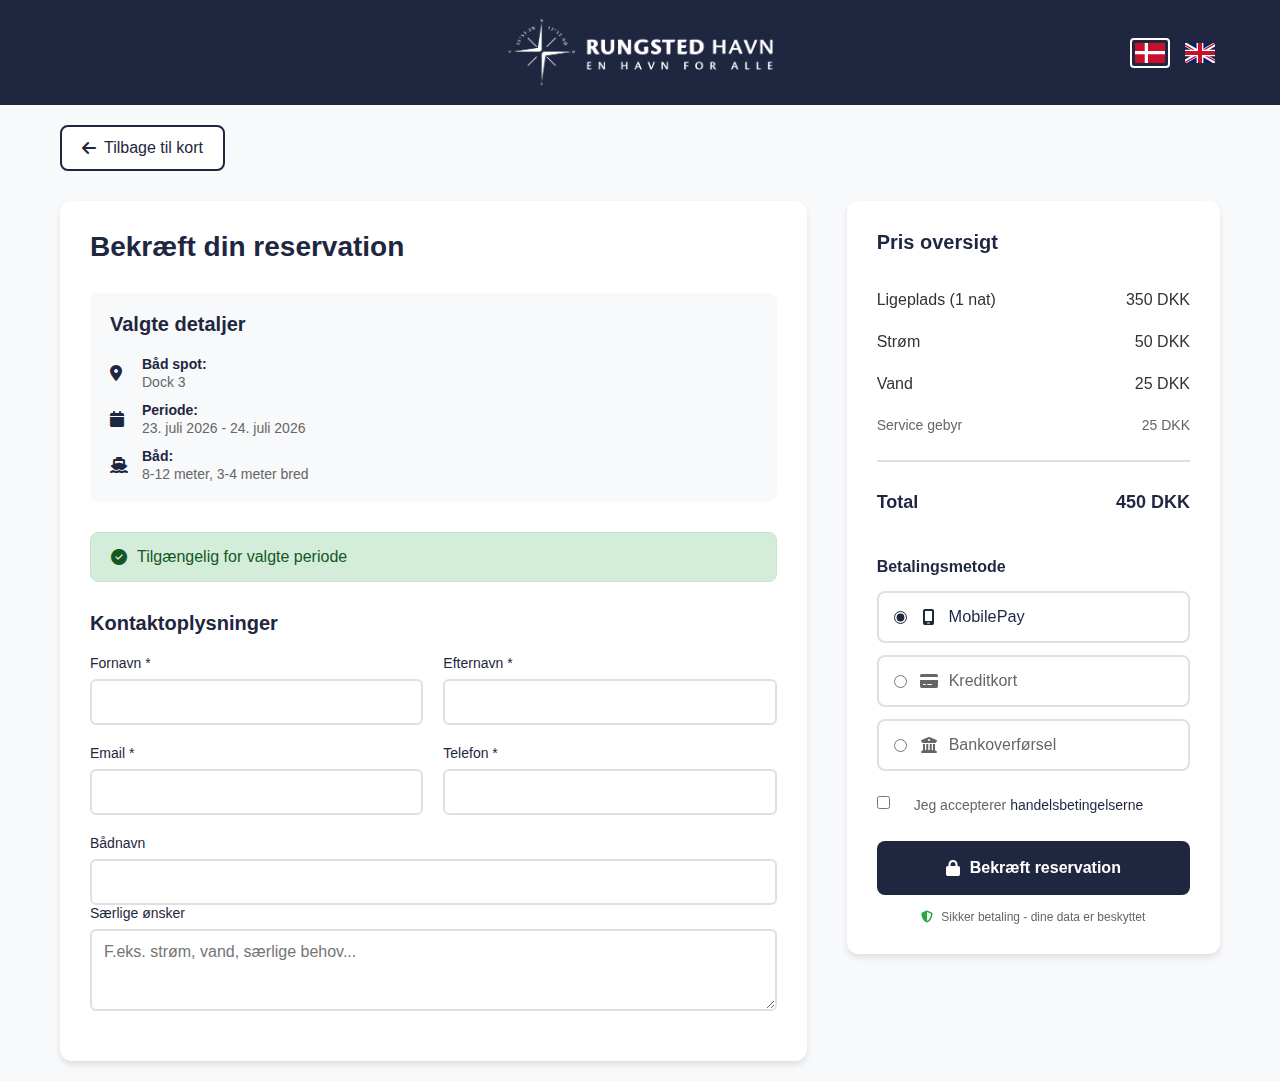
<file: booking.html>
<!DOCTYPE html>
<html lang="da">
<head>
    <meta charset="UTF-8">
    <meta name="viewport" content="width=device-width, initial-scale=1.0">
    <title>Booking - Rungsted Havn</title>
    <link rel="stylesheet" href="css/styles.css">
    <link rel="stylesheet" href="css/booking.css">
    <!-- Font Awesome for icons -->
    <link rel="stylesheet" href="https://cdnjs.cloudflare.com/ajax/libs/font-awesome/6.5.1/css/all.min.css">
</head>
<body>
    <!-- Loading overlay -->
    <div class="page-loading" id="page-loading">
        <div class="loading-spinner"></div>
    </div>

    <header>
        <div class="header-container">
            <div class="logo-container">
                <img src="images/Rungsted-Havn-web-2.png" alt="Rungsted Havn Logo" class="logo">
            </div>
            <div class="language-selector">
                <button class="lang-btn active" data-lang="da">
                    <img src="images/DK.svg" alt="Danish" class="flag-icon">
                </button>
                <button class="lang-btn" data-lang="en">
                    <img src="images/EN.svg" alt="English" class="flag-icon">
                </button>
            </div>
        </div>
    </header>

    <main class="booking-main">
        <div class="booking-container">
            <!-- Back button -->
            <button class="back-btn" onclick="window.history.back()">
                <i class="fa-solid fa-arrow-left"></i>
                <span>Tilbage til kort</span>
            </button>

            <div class="booking-content">
                <!-- Left column - Booking details -->
                <div class="booking-details">
                    <h1>Bekræft din reservation</h1>
                    
                    <!-- Selected spot summary -->
                    <div class="selection-summary">
                        <h2>Valgte detaljer</h2>
                        <div class="summary-item">
                            <i class="fa-solid fa-location-dot"></i>
                            <div>
                                <strong>Båd spot:</strong>
                                <span id="selected-spot">Dock 3</span>
                            </div>
                        </div>
                        <div class="summary-item">
                            <i class="fa-solid fa-calendar"></i>
                            <div>
                                <strong>Periode:</strong>
                                <span id="selected-dates">28. maj - 29. maj 2025</span>
                            </div>
                        </div>
                        <div class="summary-item">
                            <i class="fa-solid fa-ship"></i>
                            <div>
                                <strong>Båd:</strong>
                                <span id="selected-boat">8-12 meter, 3-4 meter bred</span>
                            </div>
                        </div>
                    </div>

                    <!-- Availability status -->
                    <div class="availability-status available">
                        <i class="fa-solid fa-circle-check"></i>
                        <span>Tilgængelig for valgte periode</span>
                    </div>

                    <!-- Contact information form -->
                    <div class="contact-form">
                        <h2>Kontaktoplysninger</h2>
                        <form id="booking-form">
                            <div class="form-row">
                                <div class="form-group">
                                    <label for="first-name">Fornavn *</label>
                                    <input type="text" id="first-name" name="first-name" required>
                                </div>
                                <div class="form-group">
                                    <label for="last-name">Efternavn *</label>
                                    <input type="text" id="last-name" name="last-name" required>
                                </div>
                            </div>
                            
                            <div class="form-row">
                                <div class="form-group">
                                    <label for="email">Email *</label>
                                    <input type="email" id="email" name="email" required>
                                </div>
                                <div class="form-group">
                                    <label for="phone">Telefon *</label>
                                    <input type="tel" id="phone" name="phone" required>
                                </div>
                            </div>

                            <div class="form-group">
                                <label for="boat-name">Bådnavn</label>
                                <input type="text" id="boat-name" name="boat-name">
                            </div>

                            <div class="form-group">
                                <label for="special-requests">Særlige ønsker</label>
                                <textarea id="special-requests" name="special-requests" rows="3" placeholder="F.eks. strøm, vand, særlige behov..."></textarea>
                            </div>
                        </form>
                    </div>
                </div>

                <!-- Right column - Price summary and payment -->
                <div class="price-summary">
                    <h2>Pris oversigt</h2>
                    
                    <div class="price-breakdown">
                        <div class="price-item">
                            <span>Ligeplads (1 nat)</span>
                            <span>350 DKK</span>
                        </div>
                        <div class="price-item">
                            <span>Strøm</span>
                            <span>50 DKK</span>
                        </div>
                        <div class="price-item">
                            <span>Vand</span>
                            <span>25 DKK</span>
                        </div>
                        <div class="price-item service-fee">
                            <span>Service gebyr</span>
                            <span>25 DKK</span>
                        </div>
                        <hr>
                        <div class="price-total">
                            <span><strong>Total</strong></span>
                            <span><strong>450 DKK</strong></span>
                        </div>
                    </div>

                    <!-- Payment method -->
                    <div class="payment-section">
                        <h3>Betalingsmetode</h3>
                        <div class="payment-options">
                            <label class="payment-option">
                                <input type="radio" name="payment" value="mobilepay" checked>
                                <div class="payment-content">
                                    <i class="fa-solid fa-mobile-screen"></i>
                                    <span>MobilePay</span>
                                </div>
                            </label>
                            <label class="payment-option">
                                <input type="radio" name="payment" value="card">
                                <div class="payment-content">
                                    <i class="fa-solid fa-credit-card"></i>
                                    <span>Kreditkort</span>
                                </div>
                            </label>
                            <label class="payment-option">
                                <input type="radio" name="payment" value="bank">
                                <div class="payment-content">
                                    <i class="fa-solid fa-building-columns"></i>
                                    <span>Bankoverførsel</span>
                                </div>
                            </label>
                        </div>
                    </div>

                    <!-- Terms and conditions -->
                    <div class="terms">
                        <label class="checkbox-label">
                            <input type="checkbox" id="accept-terms" required>
                            <span class="checkmark"></span>
                            <span>Jeg accepterer <a href="#" class="terms-link">handelsbetingelserne</a></span>
                        </label>
                    </div>

                    <!-- Book now button -->
                    <button class="book-now-btn" id="book-now-btn">
                        <i class="fa-solid fa-lock"></i>
                        Bekræft reservation
                    </button>

                    <!-- Security notice -->
                    <div class="security-notice">
                        <i class="fa-solid fa-shield-halved"></i>
                        <span>Sikker betaling - dine data er beskyttet</span>
                    </div>
                </div>
            </div>
        </div>
    </main>

    <!-- Booking confirmation modal -->
    <div id="confirmation-modal" class="modal-overlay hidden">
        <div class="modal">
            <div class="modal-header">
                <h2>Reservation bekræftet!</h2>
                <i class="fa-solid fa-circle-check success-icon"></i>
            </div>
            <div class="modal-body">
                <p>Tak for din booking. Du vil modtage en bekræftelse på email inden for få minutter.</p>
                <div class="booking-reference">
                    <strong>Booking reference:</strong>
                    <span id="booking-ref">RH-2025-001234</span>
                </div>
                <div class="next-steps">
                    <h3>Næste skridt:</h3>
                    <ul>
                        <li>Tjek din email for booking bekræftelse</li>
                        <li>Mød op på havnen på ankomstdagen</li>
                        <li>Ring til havnefogeden på +45 12 34 56 78 hvis du har spørgsmål</li>
                    </ul>
                </div>
            </div>
            <div class="modal-footer">
                <button class="btn-secondary" onclick="window.location.href='index.html'">Tilbage til kort</button>
                <button class="btn-primary" onclick="window.print()">Print bekræftelse</button>
            </div>
        </div>
    </div>

    <script src="js/booking.js"></script>
</body>
</html>
</file>
<file: css/booking.css>
/* Booking page specific styles */
.booking-main {
    flex: 1;
    background-color: #f8f9fa;
    padding: 20px 0;
}

.booking-container {
    max-width: 1200px;
    margin: 0 auto;
    padding: 0 20px;
}

.back-btn {
    background: white;
    border: 2px solid #1f2640;
    color: #1f2640;
    padding: 12px 20px;
    border-radius: 8px;
    cursor: pointer;
    font-size: 16px;
    margin-bottom: 30px;
    display: flex;
    align-items: center;
    gap: 8px;
    transition: all 0.3s ease;
}

.back-btn:hover {
    background-color: #1f2640;
    color: white;
}

.booking-content {
    display: grid;
    grid-template-columns: 2fr 1fr;
    gap: 40px;
    align-items: start;
}

/* Left column - Booking details */
.booking-details {
    background: white;
    border-radius: 12px;
    padding: 30px;
    box-shadow: 0 4px 6px rgba(0, 0, 0, 0.1);
}

.booking-details h1 {
    color: #1f2640;
    margin-bottom: 30px;
    font-size: 28px;
}

.booking-details h2 {
    color: #1f2640;
    margin-bottom: 20px;
    font-size: 20px;
}

/* Selection summary */
.selection-summary {
    background-color: #f8f9fa;
    border-radius: 8px;
    padding: 20px;
    margin-bottom: 30px;
}

.summary-item {
    display: flex;
    align-items: center;
    gap: 12px;
    margin-bottom: 12px;
}

.summary-item:last-child {
    margin-bottom: 0;
}

.summary-item i {
    color: #1f2640;
    width: 20px;
}

.summary-item div {
    display: flex;
    flex-direction: column;
    gap: 2px;
}

.summary-item strong {
    color: #1f2640;
    font-size: 14px;
}

.summary-item span {
    color: #666;
    font-size: 14px;
}

/* Availability status */
.availability-status {
    display: flex;
    align-items: center;
    gap: 10px;
    padding: 15px 20px;
    border-radius: 8px;
    margin-bottom: 30px;
    font-weight: 500;
}

.availability-status.available {
    background-color: #d4edda;
    color: #155724;
    border: 1px solid #c3e6cb;
}

.availability-status.unavailable {
    background-color: #f8d7da;
    color: #721c24;
    border: 1px solid #f5c6cb;
}

/* Contact form */
.contact-form {
    margin-bottom: 20px;
}

.form-row {
    display: grid;
    grid-template-columns: 1fr 1fr;
    gap: 20px;
    margin-bottom: 20px;
}

.form-group {
    display: flex;
    flex-direction: column;
}

.form-group label {
    color: #1f2640;
    font-weight: 500;
    margin-bottom: 8px;
    font-size: 14px;
}

.form-group input,
.form-group textarea {
    padding: 12px;
    border: 2px solid #e0e0e0;
    border-radius: 6px;
    font-size: 16px;
    transition: border-color 0.3s ease;
}

.form-group input:focus,
.form-group textarea:focus {
    outline: none;
    border-color: #1f2640;
}

.form-group textarea {
    resize: vertical;
    min-height: 80px;
}

/* Right column - Price summary */
.price-summary {
    background: white;
    border-radius: 12px;
    padding: 30px;
    box-shadow: 0 4px 6px rgba(0, 0, 0, 0.1);
    position: sticky;
    top: 20px;
}

.price-summary h2 {
    color: #1f2640;
    margin-bottom: 25px;
    font-size: 20px;
}

.price-summary h3 {
    color: #1f2640;
    margin-bottom: 15px;
    font-size: 16px;
}

/* Price breakdown */
.price-breakdown {
    margin-bottom: 30px;
}

.price-item {
    display: flex;
    justify-content: space-between;
    align-items: center;
    padding: 12px 0;
    color: #333;
}

.price-item.service-fee {
    color: #666;
    font-size: 14px;
}

.price-breakdown hr {
    border: none;
    border-top: 2px solid #e0e0e0;
    margin: 15px 0;
}

.price-total {
    display: flex;
    justify-content: space-between;
    align-items: center;
    padding: 15px 0;
    font-size: 18px;
    color: #1f2640;
}

/* Payment options */
.payment-section {
    margin-bottom: 25px;
}

.payment-options {
    display: flex;
    flex-direction: column;
    gap: 12px;
}

.payment-option {
    display: flex;
    align-items: center;
    cursor: pointer;
    padding: 15px;
    border: 2px solid #e0e0e0;
    border-radius: 8px;
    transition: all 0.3s ease;
    position: relative;
    overflow: hidden;
}

.payment-option:hover {
    border-color: #1f2640;
    background-color: #f8f9fa;
}

.payment-option::before {
    content: '';
    position: absolute;
    top: 0;
    left: -100%;
    width: 100%;
    height: 100%;
    background: linear-gradient(90deg, transparent, rgba(31, 38, 64, 0.05), transparent);
    transition: left 0.6s ease;
}

.payment-option:hover::before {
    left: 100%;
}

.payment-option input[type="radio"] {
    margin-right: 12px;
    accent-color: #1f2640;
}

.payment-option input[type="radio"]:checked + .payment-content {
    color: #1f2640;
    font-weight: 500;
    transform: scale(1.02);
}

.payment-content {
    display: flex;
    align-items: center;
    gap: 10px;
    color: #666;
}

.payment-content i {
    width: 20px;
    text-align: center;
}

/* Terms and conditions */
.terms {
    margin-bottom: 25px;
}

.checkbox-label {
    display: flex;
    align-items: flex-start;
    gap: 12px;
    cursor: pointer;
    font-size: 14px;
    color: #666;
    line-height: 1.4;
}

.checkbox-label input[type="checkbox"] {
    accent-color: #1f2640;
    margin: 0;
}

.terms-link {
    color: #1f2640;
    text-decoration: none;
}

.terms-link:hover {
    text-decoration: underline;
}

/* Book now button */
.book-now-btn {
    width: 100%;
    background-color: #1f2640;
    color: white;
    border: none;
    padding: 18px 24px;
    border-radius: 8px;
    font-size: 16px;
    font-weight: 600;
    cursor: pointer;
    display: flex;
    align-items: center;
    justify-content: center;
    gap: 10px;
    transition: background-color 0.3s ease;
    margin-bottom: 15px;
    position: relative;
    overflow: hidden;
}

.book-now-btn:hover {
    background-color: #151a2e;
}

.book-now-btn::before {
    content: '';
    position: absolute;
    top: 0;
    left: -100%;
    width: 100%;
    height: 100%;
    background: linear-gradient(90deg, transparent, rgba(255, 255, 255, 0.2), transparent);
    transition: left 0.6s ease;
}

.book-now-btn:hover::before {
    left: 100%;
}

.book-now-btn:disabled {
    background-color: #ccc;
    cursor: not-allowed;
}

/* Security notice */
.security-notice {
    display: flex;
    align-items: center;
    justify-content: center;
    gap: 8px;
    color: #666;
    font-size: 12px;
    text-align: center;
}

.security-notice i {
    color: #28a745;
}

/* Loading state for page transitions */
.page-loading {
    position: fixed;
    top: 0;
    left: 0;
    width: 100%;
    height: 100%;
    background: rgba(255, 255, 255, 0.9);
    display: flex;
    align-items: center;
    justify-content: center;
    z-index: 9999;
    opacity: 1;
    transition: opacity 0.3s ease;
}

.page-loading.hidden {
    opacity: 0;
    pointer-events: none;
}

.loading-spinner {
    width: 50px;
    height: 50px;
    border: 4px solid #f3f3f3;
    border-top: 4px solid #1f2640;
    border-radius: 50%;
    animation: spin 1s linear infinite;
}

@keyframes spin {
    0% { transform: rotate(0deg); }
    100% { transform: rotate(360deg); }
}

/* Enhanced animations */
.booking-details,
.price-summary {
    animation: slideInUp 0.6s ease-out;
}

@keyframes slideInUp {
    from {
        transform: translateY(30px);
        opacity: 0;
    }
    to {
        transform: translateY(0);
        opacity: 1;
    }
}

.selection-summary {
    animation: fadeIn 0.8s ease-out;
}

@keyframes fadeIn {
    from {
        opacity: 0;
    }
    to {
        opacity: 1;
    }
}

/* Enhanced form styling */
.form-group input:focus,
.form-group textarea:focus {
    transform: translateY(-2px);
    box-shadow: 0 4px 12px rgba(31, 38, 64, 0.15);
}

/* Confirmation Modal */
.modal-overlay {
    position: fixed;
    top: 0;
    left: 0;
    width: 100%;
    height: 100%;
    background: rgba(0, 0, 0, 0.5);
    display: flex;
    align-items: center;
    justify-content: center;
    z-index: 10000;
    opacity: 1;
    visibility: visible;
    transition: all 0.3s ease;
}

.modal-overlay.hidden {
    opacity: 0;
    visibility: hidden;
}

.modal {
    background: white;
    border-radius: 12px;
    padding: 0;
    max-width: 500px;
    width: 90%;
    max-height: 90vh;
    overflow: hidden;
    transform: scale(1);
    transition: transform 0.3s ease;
    box-shadow: 0 20px 60px rgba(0, 0, 0, 0.3);
}

.modal-overlay.hidden .modal {
    transform: scale(0.95);
}

.modal-header {
    background: linear-gradient(135deg, #28a745, #20c997);
    color: white;
    padding: 30px;
    text-align: center;
    position: relative;
}

.modal-header h2 {
    margin: 0 0 15px 0;
    font-size: 24px;
}

.success-icon {
    font-size: 48px;
    opacity: 0.9;
}

.modal-body {
    padding: 30px;
}

.modal-body p {
    color: #666;
    margin-bottom: 25px;
    line-height: 1.6;
}

.booking-reference {
    background: #f8f9fa;
    padding: 15px;
    border-radius: 8px;
    margin-bottom: 25px;
    text-align: center;
}

.booking-reference strong {
    display: block;
    color: #1f2640;
    margin-bottom: 8px;
}

.booking-reference span {
    font-family: 'Courier New', monospace;
    font-size: 18px;
    color: #28a745;
    font-weight: bold;
}

.next-steps h3 {
    color: #1f2640;
    margin-bottom: 15px;
    font-size: 16px;
}

.next-steps ul {
    list-style: none;
    padding: 0;
}

.next-steps li {
    padding: 8px 0;
    padding-left: 25px;
    position: relative;
    color: #666;
    line-height: 1.4;
}

.next-steps li::before {
    content: '\f00c';
    font-family: 'Font Awesome 6 Free';
    font-weight: 900;
    position: absolute;
    left: 0;
    color: #28a745;
}

.modal-footer {
    background: #f8f9fa;
    padding: 20px 30px;
    display: flex;
    gap: 15px;
    justify-content: flex-end;
}

.btn-secondary,
.btn-primary {
    padding: 12px 24px;
    border: none;
    border-radius: 6px;
    cursor: pointer;
    font-weight: 500;
    transition: all 0.3s ease;
}

.btn-secondary {
    background: #6c757d;
    color: white;
}

.btn-secondary:hover {
    background: #5a6268;
}

.btn-primary {
    background: #1f2640;
    color: white;
}

.btn-primary:hover {
    background: #151a2e;
}

/* Responsive design */
@media (max-width: 768px) {
    .booking-content {
        grid-template-columns: 1fr;
        gap: 20px;
    }
    
    .booking-details,
    .price-summary {
        padding: 20px;
    }
    
    .form-row {
        grid-template-columns: 1fr;
        gap: 15px;
    }
    
    .back-btn {
        padding: 10px 16px;
        font-size: 14px;
    }
    
    .booking-details h1 {
        font-size: 24px;
        margin-bottom: 20px;
    }
    
    .price-summary {
        position: static;
    }
}

@media (max-width: 480px) {
    .booking-container {
        padding: 0 15px;
    }
    
    .booking-details,
    .price-summary {
        padding: 15px;
    }
    
    .booking-details h1 {
        font-size: 20px;
    }
    
    .summary-item {
        flex-direction: column;
        align-items: flex-start;
        gap: 5px;
    }
    
    .summary-item i {
        display: none;
    }
    
    .modal {
        width: 95%;
        margin: 20px;
    }
    
    .modal-header {
        padding: 20px;
    }
    
    .modal-header h2 {
        font-size: 20px;
    }
    
    .success-icon {
        font-size: 36px;
    }
    
    .modal-body {
        padding: 20px;
    }
    
    .modal-footer {
        padding: 15px 20px;
        flex-direction: column;
    }
    
    .btn-secondary,
    .btn-primary {
        width: 100%;
        margin: 0;
    }
}
</file>
<file: css/styles.css>
/* General Reset */
* {
    margin: 0;
    padding: 0;
    box-sizing: border-box;
    font-family: 'Segoe UI', Tahoma, Geneva, Verdana, sans-serif;
}

body {
    min-height: 100vh;
    display: flex;
    flex-direction: column;
}

/* Header */
header {
    background-color: #1f2640;
    color: white;
    padding: 15px 0;
    display: flex;
    justify-content: center;
    align-items: center;
}

.header-container {
    max-width: 1200px;
    width: 100%;
    padding: 0 20px;
    display: flex;
    justify-content: center;
    align-items: center;
    position: relative;
}

.logo-container {
    display: flex;
    justify-content: center;
}

.logo {
    height: 75px; /* 25% bigger than original 60px */
    display: block;
    margin: 0 auto; /* Ensures horizontal centering */
}

/* Language Selector */
.language-selector {
    position: absolute;
    right: 20px;
    top: 50%;
    transform: translateY(-50%);
    display: flex;
    gap: 10px;
}

.lang-btn {
    background: none;
    border: 2px solid transparent;
    padding: 3px;
    border-radius: 4px;
    cursor: pointer;
    transition: all 0.2s ease;
}

.lang-btn:hover {
    transform: scale(1.1);
}

.lang-btn.active {
    border-color: white;
}

.flag-icon {
    width: 30px;
    height: 20px;
    display: block;
    object-fit: cover;
}

/* Main content */
main {
    flex: 1;
    position: relative;
}

/* Map container */
#map-container {
    position: relative;
    width: 100%;
    height: calc(100vh - 90px);
}

#map {
    width: 100%;
    height: 100%;
    z-index: 1;
}

/* Booking Panel */
.booking-panel {
    position: absolute;
    top: 20px;
    right: 20px;
    background-color: white;
    border-radius: 10px;
    box-shadow: 0 0 15px rgba(0, 0, 0, 0.1);
    width: 340px;
    z-index: 10;
    overflow: hidden;
}

/* Booking tabs */
.booking-tabs {
    display: flex;
    width: 100%;
}

.tab {
    flex: 1;
    padding: 10px;
    background-color: #f8f9fa;
    border-bottom: 1px solid #e9ecef;
}

.tab-header {
    font-weight: 600;
    color: #333;
    margin-bottom: 5px;
}

.date-input {
    display: flex;
    flex-direction: column;
}

.date-input label {
    font-size: 14px;
    color: #495057;
    margin-bottom: 5px;
}

.date-input input {
    padding: 10px;
    border: 1px solid #ced4da;
    border-radius: 5px;
    font-size: 14px;
}

/* Boat Details */
.boat-details {
    padding: 15px;
}

.select-container {
    margin-bottom: 15px;
}

.select-container label {
    display: block;
    font-size: 14px;
    color: #495057;
    margin-bottom: 5px;
}

.custom-select {
    position: relative;
}

.custom-select select {
    width: 100%;
    padding: 10px 35px 10px 15px;
    border: 1px solid #ced4da;
    border-radius: 5px;
    appearance: none;
    -webkit-appearance: none;
    background-color: white;
    font-size: 14px;
}

.custom-select i {
    position: absolute;
    right: 15px;
    top: 50%;
    transform: translateY(-50%);
    color: #6c757d;
    pointer-events: none;
}

/* Check Availability Button */
.check-availability-btn {
    width: calc(100% - 30px);
    margin: 0 15px 15px;
    padding: 12px 0;
    background-color: #1f2640;
    color: white;
    border: none;
    border-radius: 5px;
    font-weight: 600;
    cursor: pointer;
    transition: background-color 0.3s;
}

.check-availability-btn:hover {
    background-color: #293555;
}

/* Popup styles */
.popup-container {
    position: fixed;
    top: 0;
    left: 0;
    width: 100%;
    height: 100%;
    background-color: rgba(0, 0, 0, 0.5);
    display: flex;
    justify-content: center;
    align-items: center;
    z-index: 1000;
}

.popup {
    background-color: white;
    border-radius: 10px;
    box-shadow: 0 0 20px rgba(0, 0, 0, 0.2);
    width: 90%;
    max-width: 400px;
    padding: 20px;
    position: relative;
}

.close-popup {
    position: absolute;
    right: 15px;
    top: 15px;
    background: none;
    border: none;
    font-size: 24px;
    cursor: pointer;
    color: #495057;
}

.popup-title {
    font-size: 20px;
    color: #1f2640;
    margin-bottom: 15px;
}

.popup-description {
    font-size: 14px;
    line-height: 1.5;
    color: #495057;
    margin-bottom: 15px;
}

.popup-hours h4 {
    font-size: 16px;
    color: #1f2640;
    margin-bottom: 5px;
}

.popup-hours p {
    font-size: 14px;
    color: #495057;
}

.hidden {
    display: none;
}

/* Map and Marker Styles */
.custom-marker {
    background-color: #1f2640;
    border: 3px solid white;
    border-radius: 50%;
    box-shadow: 0 2px 8px rgba(0, 0, 0, 0.3);
    display: flex;
    align-items: center;
    justify-content: center;
    cursor: pointer;
    transition: all 0.3s ease;
}

.custom-marker:hover {
    transform: scale(1.1);
    box-shadow: 0 4px 12px rgba(0, 0, 0, 0.4);
}

.custom-marker.selected {
    background-color: #28a745;
    border-color: #fff;
    transform: scale(1.2);
    box-shadow: 0 4px 16px rgba(40, 167, 69, 0.5);
}

.marker-icon {
    color: white;
    font-weight: bold;
    font-size: 16px;
}

.green-dot {
    background-color: #28a745;
    border: 2px solid white;
    border-radius: 50%;
    box-shadow: 0 1px 3px rgba(0, 0, 0, 0.3);
}

.red-dot {
    background-color: #dc3545;
    border: 2px solid white;
    border-radius: 50%;
    box-shadow: 0 1px 3px rgba(0, 0, 0, 0.3);
}

/* Spot selection notification */
.spot-notification {
    position: fixed;
    top: 100px;
    right: 20px;
    background: linear-gradient(135deg, #28a745, #20c997);
    color: white;
    padding: 16px 20px;
    border-radius: 8px;
    box-shadow: 0 4px 12px rgba(0, 0, 0, 0.15);
    display: flex;
    align-items: center;
    gap: 10px;
    font-weight: 500;
    font-size: 14px;
    z-index: 1000;
    transform: translateX(100%);
    opacity: 0;
    transition: all 0.3s ease;
    max-width: 300px;
}

.spot-notification.show {
    transform: translateX(0);
    opacity: 1;
}

.spot-notification i {
    font-size: 16px;
}

/* Responsive adjustments */
@media (max-width: 768px) {
    .booking-panel {
        width: calc(100% - 40px);
        max-width: 400px;
    }
    
    .logo {
        height: 40px;
        margin: 0 auto;
    }
}

@media (max-width: 480px) {
    .booking-tabs {
        flex-direction: column;
    }
    
    .popup {
        width: 95%;
    }
}
</file>
